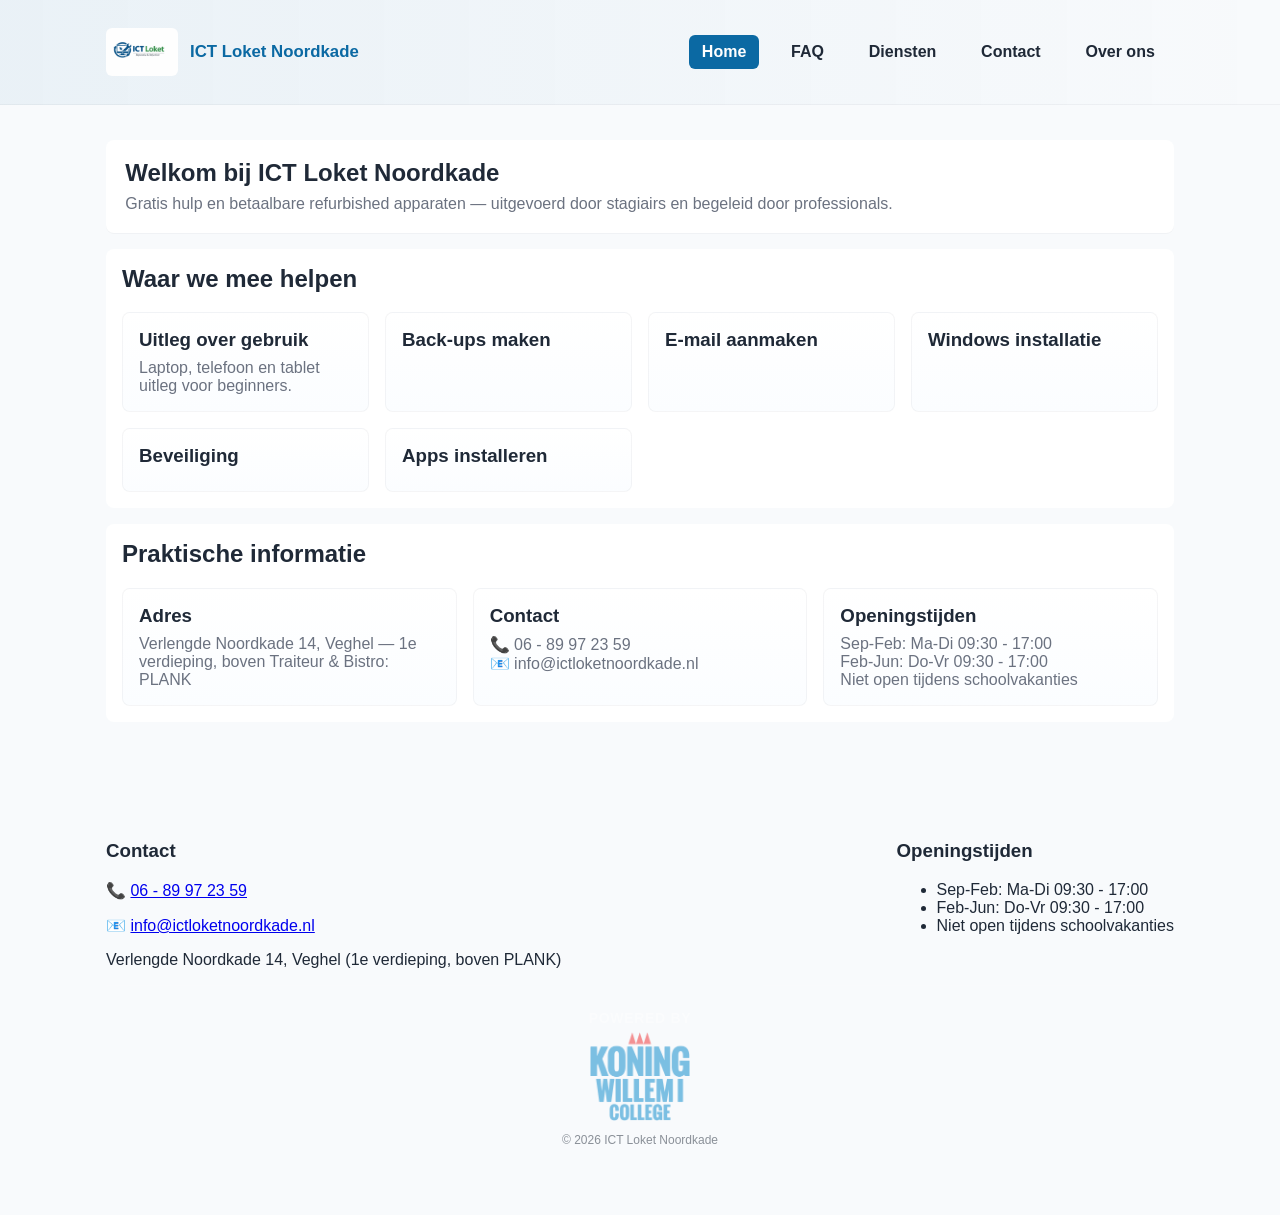
<file: index.html>
<!DOCTYPE html>
<html lang="nl">

<head>
    <meta charset="UTF-8">
    <meta name="viewport" content="width=device-width, initial-scale=1.0">
    <meta name ="description" content="Gratis hulp en betaalbare refurbished apparaten — uitgevoerd door stagiairs en begeleid door professionals.">
    <title>Home - ICT Loket Noordkade</title>
    <link rel="stylesheet" href="style.css">
</head>

<body>
    <header>
        <div class="container">
            <div class="header-content">
                <div class="logo">
                    <img src="Assets/ChatGPT Image 15 jan 2026, 12_26_12.png" alt="ICT Loket Logo">
                    <h1>ICT Loket Noordkade</h1>
                </div>
                <div class="nav-controls">
                    <nav>
                        <ul>
                         <li><a href="index.html" class="active">Home</a></li>
                        
                            <li><a href="faq.html">FAQ</a></li>
                            
                           <li><a href="diensten.html">Diensten</a></li>
                            <li><a href="contact.html" >Contact</a></li>
                            <li><a href="over-ons.html">Over ons</a></li>
                        </ul>
                    </nav>
                </div>
            </div>
        </div>
    </header>

    <main>
        <div class="container">
            <section class="hero">
            <h2>Welkom bij ICT Loket Noordkade</h2>
            <p>Gratis hulp en betaalbare refurbished apparaten — uitgevoerd door stagiairs en begeleid door professionals.</p>
        </section>

        <section class="section">
            <h2 class="section-title">Waar we mee helpen</h2>
            <div class="grid">
                <div class="card">
                    <h3>Uitleg over gebruik</h3>
                    <p>Laptop, telefoon en tablet uitleg voor beginners.</p>
                </div>
                <div class="card">
                    <h3>Back-ups maken</h3>
                </div>
                <div class="card">
                    <h3>E-mail aanmaken</h3>
                </div>
                <div class="card">
                    <h3>Windows installatie</h3>
                </div>
                <div class="card">
                    <h3>Beveiliging</h3>
                </div>
                <div class="card">
                    <h3>Apps installeren</h3>
                </div>
            </section>

            <section class="section">
            <h2 class="section-title">Praktische informatie</h2>
            <div class="grid">
                <div class="card">
                    <h3>Adres</h3>
                    <p>Verlengde Noordkade 14, Veghel — 1e verdieping, boven Traiteur & Bistro: PLANK</p>
                </div>
                <div class="card">
                    <h3>Contact</h3>
                    <p>📞 06 - 89 97 23 59</p>
                    <p>📧 info@ictloketnoordkade.nl</p>
                </div>
                <div class="card">
                    <h3>Openingstijden</h3>
                    <p>Sep-Feb: Ma-Di 09:30 - 17:00</p>
                    <p>Feb-Jun: Do-Vr 09:30 - 17:00</p>
                    <p>Niet open tijdens schoolvakanties</p>
                </div>
            </section>

        </div>
    </main>

    <footer>
        <div class="container">
            <div class="footer-content">
                <div class="footer-section">
                    <h3 class="nl">Contact</h3>
                    <h3 class="en" style="display:none;">Contact</h3>
                    <p>📞 <a href="tel:+31689972359">06 - 89 97 23 59</a></p>
                    <p>📧 <a href="mailto:info@ictloketnoordkade.nl">info@ictloketnoordkade.nl</a></p>
                    <p class="nl">Verlengde Noordkade 14, Veghel (1e verdieping, boven PLANK)</p>
                    <p class="en" style="display:none;">Verlengde Noordkade 14, Veghel (1st floor, above PLANK)</p>
                </div>
                <div class="footer-section">
                    <h3 class="nl">Openingstijden</h3>
                    <h3 class="en" style="display:none;">Opening Hours</h3>
                    <ul>
                        <li class="nl">Sep-Feb: Ma-Di 09:30 - 17:00</li>
                        <li class="en" style="display:none;">Sep-Feb: Mon-Tue 09:30 - 17:00</li>
                        <li class="nl">Feb-Jun: Do-Vr 09:30 - 17:00</li>
                        <li class="en" style="display:none;">Feb-Jun: Thu-Fri 09:30 - 17:00</li>
                        <li class="nl">Niet open tijdens schoolvakanties</li>
                        <li class="en" style="display:none;">Closed during school holidays</li>
                    </ul>
                </div>
            </div>
            <div class="footer-bottom">
                <div class="footer-powerd-by">
                    <span>Powered by</span>
                    <img src="Assets/logo_blue_red.png" alt="ICT Loket Logo" class="footer-logo">
                </div>
                <p>&copy; 2026 ICT Loket Noordkade</p>
            </div>
        </div>
    </footer>

    <script>
        // Language toggle removed - Dutch only
    </script>
</body>

</html>
</file>
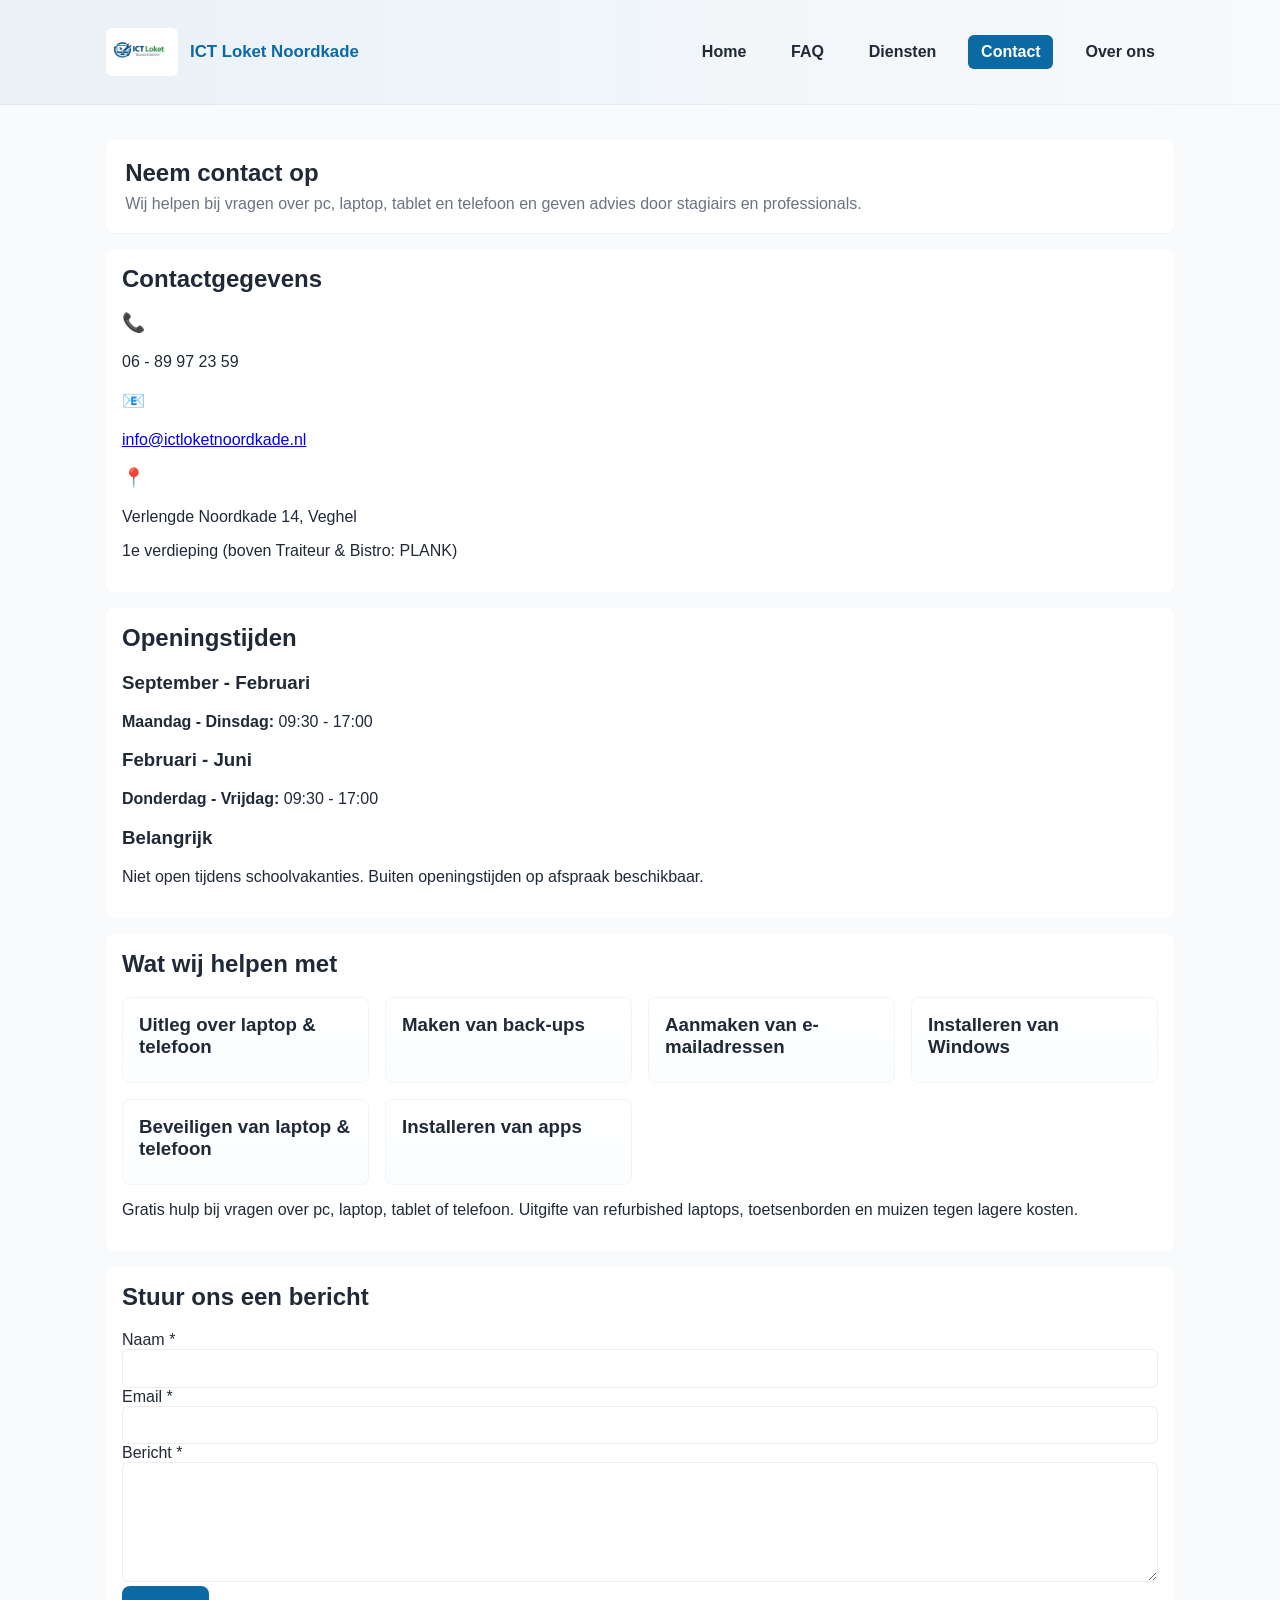
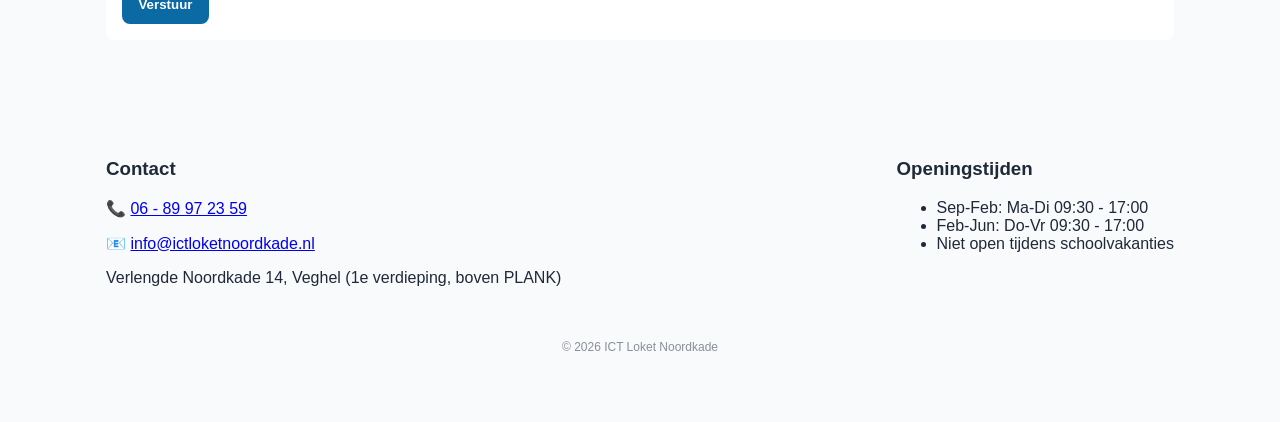
<file: contact.html>
<!DOCTYPE html>
<html lang="nl">

<head>
    <meta charset="UTF-8">
    <meta name="viewport" content="width=device-width, initial-scale=1.0">
    <title>Contact - ICT Loket Noordkade</title>
    <link rel="stylesheet" href="style.css">
</head>

<body>
    <header>
        <div class="container">
            <div class="header-content">
                <div class="logo">
                    <img src="Assets/ChatGPT Image 15 jan 2026, 12_26_12.png" alt="ICT Loket Logo">
                    <h1>ICT Loket Noordkade</h1>
                </div>
                <div class="nav-controls">
                    <nav>
                        <ul>
                         <li><a href="index.html">Home</a></li>
                        
                            <li><a href="faq.html">FAQ</a></li>
                            
                           <li><a href="diensten.html">Diensten</a></li>
                            <li><a href="contact.html" class="active">Contact</a></li>
                            <li><a href="over-ons.html">Over ons</a></li>
                        </ul>
                    </nav>
                </div>
            </div>
        </div>
    </header>

    <main>
        <div class="container">
            <section class="hero">
                <h2>Neem contact op</h2>
                <p>Wij helpen bij vragen over pc, laptop, tablet en telefoon en geven advies door stagiairs en professionals.</p>
            </section>

            <section class="section">
                <h2 class="section-title">Contactgegevens</h2>
                <div class="contact-info">
                    <div class="contact-item">
                        <h3>📞</h3>
                        <p>06 - 89 97 23 59</p>
                    </div>
                    <div class="contact-item">
                        <h3>📧</h3>
                        <p><a href="mailto:info@ictloketnoordkade.nl">info@ictloketnoordkade.nl</a></p>
                    </div>
                    <div class="contact-item">
                        <h3>📍</h3>
                        <p>Verlengde Noordkade 14, Veghel</p>
                        <p>1e verdieping (boven Traiteur & Bistro: PLANK)</p>
                    </div>
                </div>
            </section>

            <section class="section">
                <h2 class="section-title">Openingstijden</h2>
                <div class="contact-info">
                    <div class="contact-item">
                        <h3>September - Februari</h3>
                        <p><strong>Maandag - Dinsdag:</strong> 09:30 - 17:00</p>
                    </div>
                    <div class="contact-item">
                        <h3>Februari - Juni</h3>
                        <p><strong>Donderdag - Vrijdag:</strong> 09:30 - 17:00</p>
                    </div>
                    <div class="contact-item">
                        <h3>Belangrijk</h3>
                        <p>Niet open tijdens schoolvakanties. Buiten openingstijden op afspraak beschikbaar.</p>
                    </div>
                </div>
            </section>

            <section class="section">
                <h2 class="section-title">Wat wij helpen met</h2>
                <div class="grid">
                    <div class="card">
                        <h3>Uitleg over laptop & telefoon</h3>
                    </div>
                    <div class="card">
                        <h3>Maken van back-ups</h3>
                    </div>
                    <div class="card">
                        <h3>Aanmaken van e-mailadressen</h3>
                    </div>
                    <div class="card">
                        <h3>Installeren van Windows</h3>
                    </div>
                    <div class="card">
                        <h3>Beveiligen van laptop & telefoon</h3>
                    </div>
                    <div class="card">
                        <h3>Installeren van apps</h3>
                    </div>
                </div>
                <p>Gratis hulp bij vragen over pc, laptop, tablet of telefoon. Uitgifte van refurbished laptops, toetsenborden en muizen tegen lagere kosten.</p>
            </section>

            <section class="section">
                <h2 class="section-title">Stuur ons een bericht</h2>
                <div class="contact-section">
                    <form>
                        <div class="form-group">
                            <label>Naam *</label>
                            <input class="input" type="text" required>
                        </div>
                        <div class="form-group">
                            <label>Email *</label>
                            <input class="input" type="email" required>
                        </div>
                        <div class="form-group">
                            <label>Bericht *</label>
                            <textarea class="input" required></textarea>
                        </div>
                        <button class="button" type="submit">Verstuur</button>
                    </form>
                </div>
            </section>

        </div>
    </main>

    <footer>
        <div class="container">
            <div class="footer-content">
                <div class="footer-section">
                    <h3 class="nl">Contact</h3>
                    <h3 class="en" style="display:none;">Contact</h3>
                    <p>📞 <a href="tel:+31689972359">06 - 89 97 23 59</a></p>
                    <p>📧 <a href="mailto:info@ictloketnoordkade.nl">info@ictloketnoordkade.nl</a></p>
                    <p class="nl">Verlengde Noordkade 14, Veghel (1e verdieping, boven PLANK)</p>
                    <p class="en" style="display:none;">Verlengde Noordkade 14, Veghel (1st floor, above PLANK)</p>
                </div>
                <div class="footer-section">
                    <h3 class="nl">Openingstijden</h3>
                    <h3 class="en" style="display:none;">Opening Hours</h3>
                    <ul>
                        <li class="nl">Sep-Feb: Ma-Di 09:30 - 17:00</li>
                        <li class="en" style="display:none;">Sep-Feb: Mon-Tue 09:30 - 17:00</li>
                        <li class="nl">Feb-Jun: Do-Vr 09:30 - 17:00</li>
                        <li class="en" style="display:none;">Feb-Jun: Thu-Fri 09:30 - 17:00</li>
                        <li class="nl">Niet open tijdens schoolvakanties</li>
                        <li class="en" style="display:none;">Closed during school holidays</li>
                    </ul>
                </div>
            </div>
            <div class="footer-bottom">
                <p>&copy; 2026 ICT Loket Noordkade</p>
            </div>
        </div>
    </footer>

    <script>
        // Language toggle removed - Dutch only
    </script>
</body>

</html>
</file>
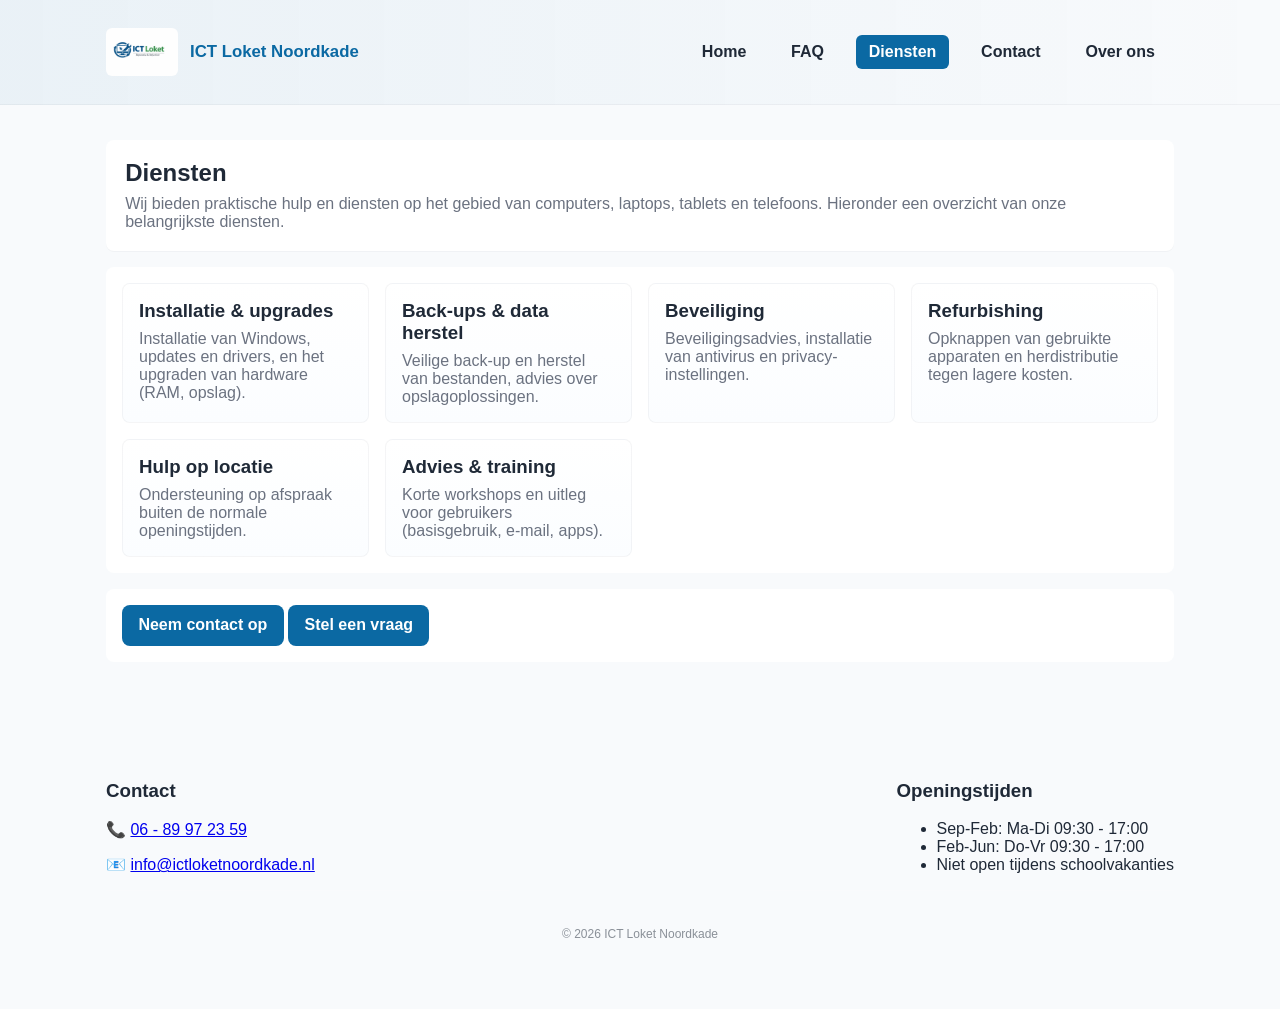
<file: diensten.html>
<!DOCTYPE html>
<html lang="nl">
<head>
  <meta charset="utf-8">
  <meta name="viewport" content="width=device-width, initial-scale=1">
  <title>Diensten - ICT Loket Noordkade</title>
  <link rel="stylesheet" href="style.css">
</head>
<body>
<header>
  <div class="container">
    <div class="header-content">
      <div class="logo">
        <img src="Assets/ChatGPT Image 15 jan 2026, 12_26_12.png" alt="ICT Loket Logo">
        <h1>ICT Loket Noordkade</h1>
      </div>
      <div class="nav-controls">
        <nav>
                        <ul>
                         <li><a href="index.html">Home</a></li>
                        
                            <li><a href="faq.html">FAQ</a></li>
                            
                           <li><a href="diensten.html" class="active">Diensten</a></li>
                            <li><a href="contact.html" >Contact</a></li>
                            <li><a href="over-ons.html">Over ons</a></li>
                        </ul>
                    </nav>
      </div>
    </div>
  </div>
</header>

<main>
  <div class="container">
    <section class="hero">
      <h2>Diensten</h2>
      <p>Wij bieden praktische hulp en diensten op het gebied van computers, laptops, tablets en telefoons. Hieronder een overzicht van onze belangrijkste diensten.</p>
    </section>

    <section class="section">
      <div class="grid">
        <div class="card">
          <h3>Installatie & upgrades</h3>
          <p>Installatie van Windows, updates en drivers, en het upgraden van hardware (RAM, opslag).</p>
        </div>
        <div class="card">
          <h3>Back-ups & data herstel</h3>
          <p>Veilige back-up en herstel van bestanden, advies over opslagoplossingen.</p>
        </div>
        <div class="card">
          <h3>Beveiliging</h3>
          <p>Beveiligingsadvies, installatie van antivirus en privacy-instellingen.</p>
        </div>
        <div class="card">
          <h3>Refurbishing</h3>
          <p>Opknappen van gebruikte apparaten en herdistributie tegen lagere kosten.</p>
        </div>
        <div class="card">
          <h3>Hulp op locatie</h3>
          <p>Ondersteuning op afspraak buiten de normale openingstijden.</p>
        </div>
        <div class="card">
          <h3>Advies & training</h3>
          <p>Korte workshops en uitleg voor gebruikers (basisgebruik, e-mail, apps).</p>
        </div>
      </div>
    </section>

    <section class="section">
      <a href="contact.html" class="button">Neem contact op</a>
      <a href="vragen.html" class="button">Stel een vraag</a>
    </section>
  </div>
</main>

<footer>
  <div class="container">
    <div class="footer-content">
      <div class="footer-section">
        <h3>Contact</h3>
        <p>📞 <a href="tel:+31689972359">06 - 89 97 23 59</a></p>
        <p>📧 <a href="mailto:info@ictloketnoordkade.nl">info@ictloketnoordkade.nl</a></p>
      </div>
      <div class="footer-section">
        <h3>Openingstijden</h3>
        <ul>
          <li>Sep-Feb: Ma-Di 09:30 - 17:00</li>
          <li>Feb-Jun: Do-Vr 09:30 - 17:00</li>
          <li>Niet open tijdens schoolvakanties</li>
        </ul>
      </div>
    </div>
    <div class="footer-bottom">
      <p>&copy; 2026 ICT Loket Noordkade</p>
    </div>
  </div>
</footer>
</body>
</html>
</file>
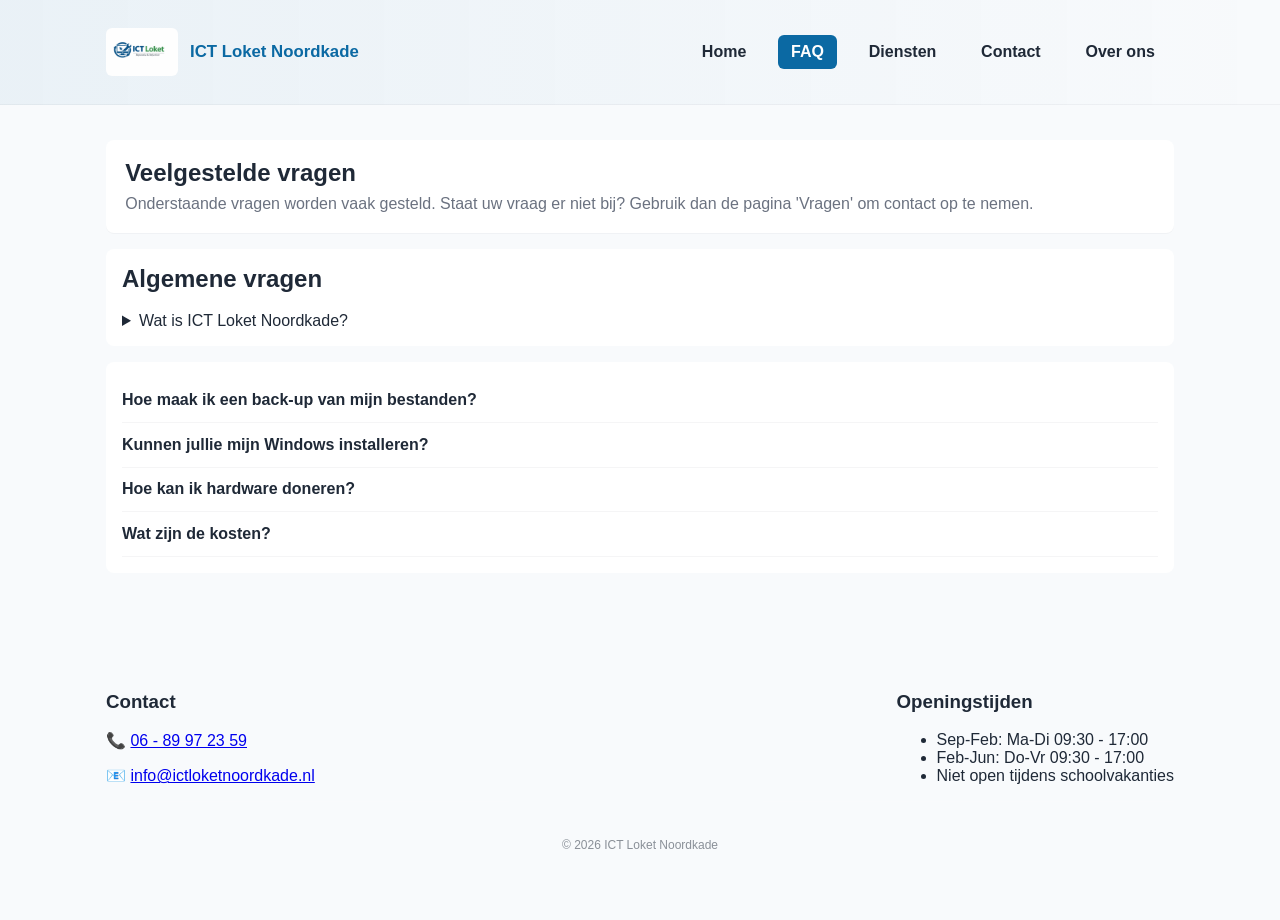
<file: faq.html>
<!DOCTYPE html>
<html lang="nl">
<head>
  <meta charset="utf-8">
  <meta name="viewport" content="width=device-width, initial-scale=1">
  <title>FAQ - ICT Loket Noordkade</title>
  <link rel="stylesheet" href="style.css">
  <style>
    .faq-item{border-bottom:1px solid rgba(15,23,42,0.04);padding:0.8rem 0}
    .faq-question{cursor:pointer;font-weight:700}
    .faq-answer{display:none;padding-top:0.5rem;color:var(--muted)}
  </style>
</head>
<body>
<header>
  <div class="container">
    <div class="header-content">
      <div class="logo">
        <img src="Assets/ChatGPT Image 15 jan 2026, 12_26_12.png" alt="ICT Loket Logo">
        <h1>ICT Loket Noordkade</h1>
      </div>
      <div class="nav-controls">
       <nav>
                        <ul>
                         <li><a href="index.html">Home</a></li>
                        
                            <li><a href="faq.html" class="active">FAQ</a></li>
                            
                           <li><a href="diensten.html">Diensten</a></li>
                            <li><a href="contact.html" >Contact</a></li>
                            <li><a href="over-ons.html">Over ons</a></li>
                        </ul>
                    </nav>
      </div>
    </div>
  </div>
</header>

<main>
  <div class="container">
    <section class="hero">
      <h2>Veelgestelde vragen</h2>
      <p>Onderstaande vragen worden vaak gesteld. Staat uw vraag er niet bij? Gebruik dan de pagina 'Vragen' om contact op te nemen.</p>
    </section>

    <section class="section">
      <h2 class="section-title">Algemene vragen</h2>
      <details>
        <summary>Wat is ICT Loket Noordkade?</summary>
        <div class="faq-answer">
          <div class= "faq content">
            <div class="faq-image">
              <img src="Assets/ChatGPT Image 15 jan 2026, 12_26_12.png" alt="ICT Loket Logo">
            </div>
            <div class="faq-text">
              <p>ICT Loket Noordkade is een lokaal ICT-bedrijf in Veghel dat gratis digitale hulp en betaalbare refurbished hardware aanbiedt, uitgevoerd door stagiairs onder begeleiding van professionals.</p>
            </div>
          </div>
        </div>
      </details>
    </section>

    <section class="section">
      <div class="faq-item">
        <div class="faq-question">Hoe maak ik een back-up van mijn bestanden?</div>
        <div class="faq-answer">Gebruik een externe harde schijf of cloudservice (bijv. Google Drive). Kopieer belangrijke documenten en foto&apos;s regelmatig en bewaar meerdere versies.</div>
      </div>

      <div class="faq-item">
        <div class="faq-question">Kunnen jullie mijn Windows installeren?</div>
        <div class="faq-answer">Ja, wij helpen met installatie van Windows en uitleg over updates en drivers. Neem contact op voor beschikbare tijden en eventuele kosten.</div>
      </div>

      <div class="faq-item">
        <div class="faq-question">Hoe kan ik hardware doneren?</div>
        <div class="faq-answer">Ga naar de pagina 'Doneren' en vul het formulier in of breng de hardware naar Verlengde Noordkade 14, Veghel (1e verdieping, boven PLANK).</div>
      </div>

      <div class="faq-item">
        <div class="faq-question">Wat zijn de kosten?</div>
        <div class="faq-answer">Basisvragen zijn gratis. Voor uitgebreid werk of onderdelen kunnen kosten in rekening worden gebracht. Vraag een offerte aan via Contact.</div>
      </div>
    </section>
  </div>
</main>

<footer>
  <div class="container">
    <div class="footer-content">
      <div class="footer-section">
        <h3>Contact</h3>
        <p>📞 <a href="tel:+31689972359">06 - 89 97 23 59</a></p>
        <p>📧 <a href="mailto:info@ictloketnoordkade.nl">info@ictloketnoordkade.nl</a></p>
      </div>
      <div class="footer-section">
        <h3>Openingstijden</h3>
        <ul>
          <li>Sep-Feb: Ma-Di 09:30 - 17:00</li>
          <li>Feb-Jun: Do-Vr 09:30 - 17:00</li>
          <li>Niet open tijdens schoolvakanties</li>
        </ul>
      </div>
    </div>
    <div class="footer-bottom">
      <p>&copy; 2026 ICT Loket Noordkade</p>
    </div>
  </div>
</footer>

<script>
  document.querySelectorAll('.faq-question').forEach(q=>{
    q.addEventListener('click', ()=>{
      const a = q.nextElementSibling;
      a.style.display = (a.style.display==='block') ? 'none' : 'block';
    });
  });
</script>
</body>
</html>
</file>
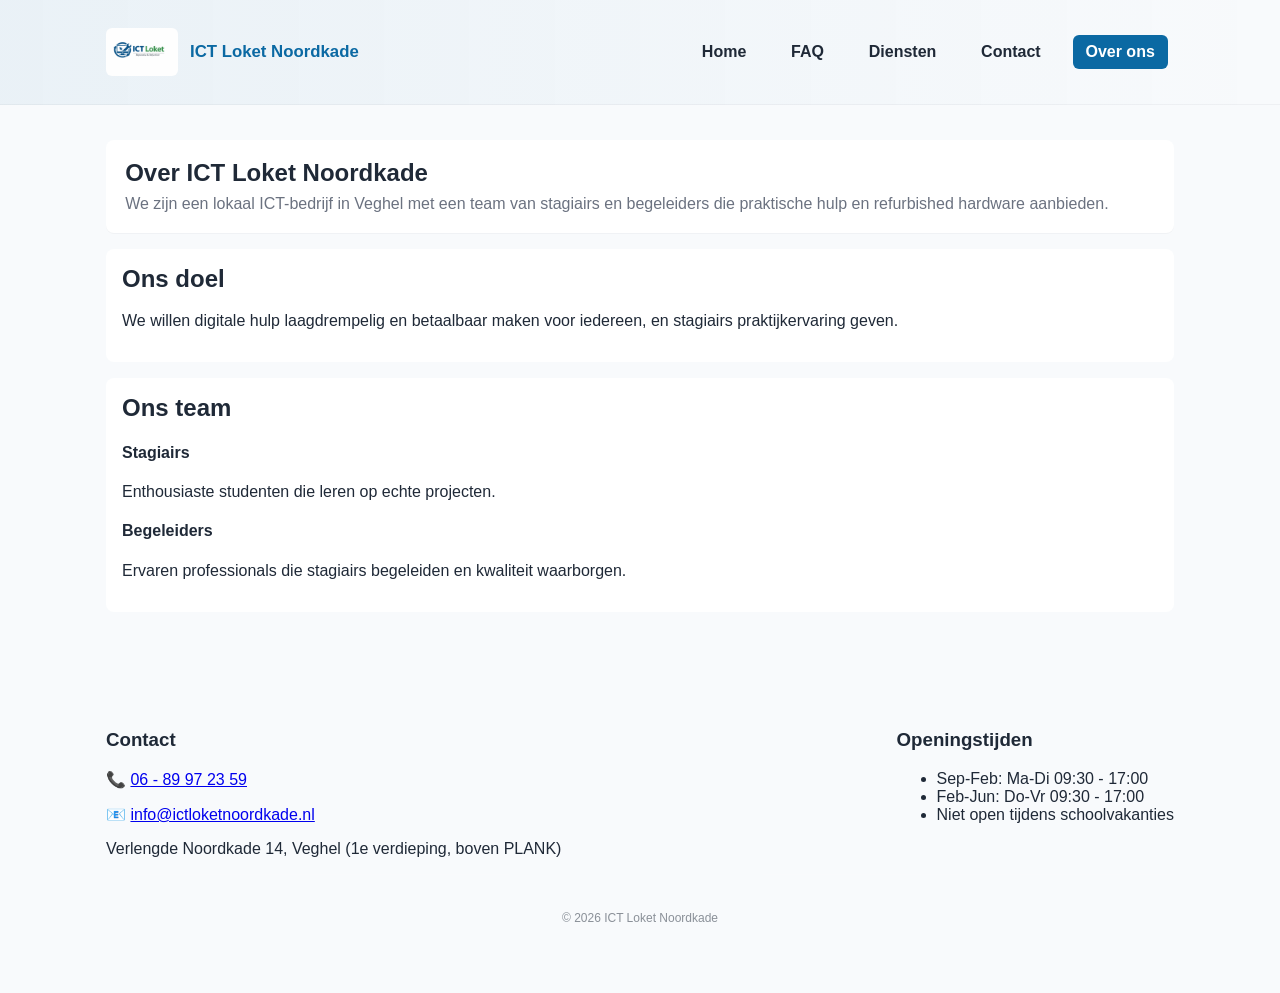
<file: over-ons.html>
<!DOCTYPE html>
<html lang="nl">

<head>
    <meta charset="UTF-8">
    <meta name="viewport" content="width=device-width, initial-scale=1.0">
    <meta name ="description" content="Gratis hulp en betaalbare refurbished apparaten — uitgevoerd door stagiairs en begeleid door professionals.">
    <title>Home - ICT Loket Noordkade</title>
    <link rel="stylesheet" href="style.css">
</head>

<body>
    <header>
        <div class="container">
            <div class="header-content">
                <div class="logo">
                    <img src="Assets/ChatGPT Image 15 jan 2026, 12_26_12.png" alt="ICT Loket Logo">
                    <h1>ICT Loket Noordkade</h1>
                </div>
                <div class="nav-controls"><nav>
                        <ul>
                         <li><a href="index.html">Home</a></li>
                        
                            <li><a href="faq.html">FAQ</a></li>
                            
                           <li><a href="diensten.html">Diensten</a></li>
                            <li><a href="contact.html" >Contact</a></li>
                            <li><a href="over-ons.html" class="active">Over ons</a></li>
                        </ul>
                    </nav>
            </div>
        </div>
    </div>
</header>

<main>
    <div class="container">
        <section class="hero">
            <h2>Over ICT Loket Noordkade</h2>
            <p>We zijn een lokaal ICT-bedrijf in Veghel met een team van stagiairs en begeleiders die praktische hulp en refurbished hardware aanbieden.</p>
        </section>

        <section class="section">
            <h2 class="section-title">Ons doel</h2>
            <p>We willen digitale hulp laagdrempelig en betaalbaar maken voor iedereen, en stagiairs praktijkervaring geven.</p>
        </section>

        <section class="section">
            <h2 class="section-title">Ons team</h2>
            <div class="team-grid">
                <div class="team-member">
                    <h4>Stagiairs</h4>
                    <p>Enthousiaste studenten die leren op echte projecten.</p>
                </div>
                <div class="team-member">
                    <h4>Begeleiders</h4>
                    <p>Ervaren professionals die stagiairs begeleiden en kwaliteit waarborgen.</p>
                </div>
            </div>
        </section>
    </div>
</main>

<footer>
    <div class="container">
        <div class="footer-content">
            <div class="footer-section">
                <h3>Contact</h3>
                <p>📞 <a href="tel:+31689972359">06 - 89 97 23 59</a></p>
                <p>📧 <a href="mailto:info@ictloketnoordkade.nl">info@ictloketnoordkade.nl</a></p>
                <p>Verlengde Noordkade 14, Veghel (1e verdieping, boven PLANK)</p>
            </div>
            <div class="footer-section">
                <h3>Openingstijden</h3>
                <ul>
                    <li>Sep-Feb: Ma-Di 09:30 - 17:00</li>
                    <li>Feb-Jun: Do-Vr 09:30 - 17:00</li>
                    <li>Niet open tijdens schoolvakanties</li>
                </ul>
            </div>
        </div>
        <div class="footer-bottom">
            <p>&copy; 2026 ICT Loket Noordkade</p>
        </div>
    </div>
</footer>


</body>
</html>
</file>
<file: style.css>
:root {
  --bg: #f8fafc;
  --surface: #ffffff;
  --text: #1f2937;
  --muted: #6b7280;
  --primary: #0b69a3;
  /* accent color from logo */
  --accent: #f59e0b;
  --max-width: 1100px;
  --radius: 8px;
  --gap: 1rem;
}

* {
  box-sizing: border-box
}

html,
body {
  height: 100%;
  margin: 0;
  font-family: Inter, Segoe UI, Arial, Helvetica, sans-serif;
  background: var(--bg);
  color: var(--text);
  -webkit-font-smoothing: antialiased
}

.container {
  max-width: var(--max-width);
  margin: 0 auto;
  padding: 1rem
}

header {
  background: linear-gradient(90deg, rgba(11, 105, 163, 0.06), transparent);
  border-bottom: 1px solid rgba(15, 23, 42, 0.04)
}

.header-content {
  display: flex;
  align-items: center;
  justify-content: space-between;
  padding: 0.75rem 0
}

.logo {
  display: flex;
  align-items: center;
  gap: 0.75rem
}

.logo img {
  height: 48px;
  width: auto;
  border-radius: 6px
}

.logo h1 {
  font-size: 1.05rem;
  margin: 0;
  color: var(--primary)
}

nav ul {
  list-style: none;
  padding: 0;
  margin: 0;
  display: flex;
  gap: 0.8rem;
  align-items: center;
  flex-wrap: wrap
}

nav li {
  margin-right: 0.4rem
}

nav a {
  display: inline-block;
  padding: 0.5rem 0.8rem;
  border-radius: 6px;
  color: var(--text);
  text-decoration: none;
  font-weight: 600
}

nav a:hover,
nav a:focus {
  background: rgba(11, 105, 163, 0.06);
  outline: none
}

nav a.active {
  background: var(--primary);
  color: white
}

.language-switcher {
  display: none;
}

.lang-btn {
  display: none;
}

main {
  padding: 1.2rem 0
}

.hero {
  background: var(--surface);
  padding: 1.2rem;
  border-radius: var(--radius);
  box-shadow: 0 1px 0 rgba(15, 23, 42, 0.03);
  margin-bottom: 1rem
}

.hero h2 {
  margin: 0 0 0.5rem 0
}

.hero p {
  margin: 0;
  color: var(--muted)
}

.section {
  background: var(--surface);
  padding: 1rem;
  border-radius: var(--radius);
  margin-bottom: 1rem
}

.section-title {
  margin-top: 0
}

.grid {
  display: grid;
  grid-template-columns: repeat(auto-fit, minmax(220px, 1fr));
  gap: var(--gap)
}

.card {
  background: linear-gradient(180deg, #fff, #fbfdff);
  padding: 1rem;
  border-radius: 8px;
  border: 1px solid rgba(15, 23, 42, 0.04)
}

.card h3 {
  margin: 0 0 0.5rem 0
}

.card p {
  margin: 0;
  color: var(--muted)
}

.button {
  display: inline-block;
  padding: 0.6rem 0.9rem;
  background: var(--primary);
  color: white;
  border-radius: 8px;
  text-decoration: none;
  font-weight: 700;
  border: 2px solid transparent
}

.button.secondary {
  background: transparent;
  color: var(--primary);
  border-color: var(--primary)
}

.button:focus {
  outline: 3px solid rgba(11, 105, 163, 0.15)
}

form {
  display: block;
  gap: 0.6rem
}

.input,
textarea {
  width: 100%;
  padding: 0.6rem;
  border-radius: 6px;
  border: 1px solid rgba(15, 23, 42, 0.08);
  background: transparent;
  font-size: 0.95rem
}

textarea {
  min-height: 120px
}

footer {
  padding: 1rem 0;
  margin-top: 1rem
}

.footer-content {
  display: flex;
  gap: 1rem;
  flex-wrap: wrap;
  justify-content: space-between
}

.footer-section {
  min-width: 50px;
}

.footer-grid {
  display: grid;
  grid-template-columns: repeat(3, 1fr);
  gap: 2.5rem;
  padding-bottom: 2.5rem;
}

.footer-bottom {
  text-align: center;
  font-size: 0.75rem;
  border-top: 1px solid rgba(255, 255, 255, 0.15);
  padding: 1.5rem 0;
  opacity: 0.5;
}

.footer-powerd-by {
  display: flex;
  flex-direction: column;
  align-items: center;
  justify-content: center;
  gap: 0.35rem;
  margin-bottom: 0.75rem;
  color: rgba(255, 255, 255, 0.85);
  font-size: 0.875rem;
}

.footer-powerd-by span  {
  font-weight: 600;
  text-transform: uppercase;
  letter-spacing: 0.05em;
}

.footer-logo {
  max-width: 100px;
  width: 100px;
  height: auto;
  display: block;
}

.footer h3 {
  font-size: 1.1rem;
  font-weight: 700;
}

/* Accessibility helpers */
a.skip-link {
  position: absolute;
  left: -9999px;
  top: auto;
  width: 1px;
  height: 1px;
  overflow: hidden
}

a.skip-link:focus {
  position: static;
  width: auto;
  height: auto;
  left: auto;
  background: var(--primary);
  color: #fff;
  padding: 0.5rem;
  border-radius: 6px
}

/* Responsive tweaks */
@media (max-width:720px) {
  .header-content {
    flex-direction: column;
    align-items: flex-start;
    gap: 0.6rem
  }

  nav ul {
    gap: 0.3rem
  }

  .logo h1 {
    font-size: 0.98rem
  }

  .container {
    padding: 0.8rem
  }
}

/* Language classes removed - Dutch only */
</file>
